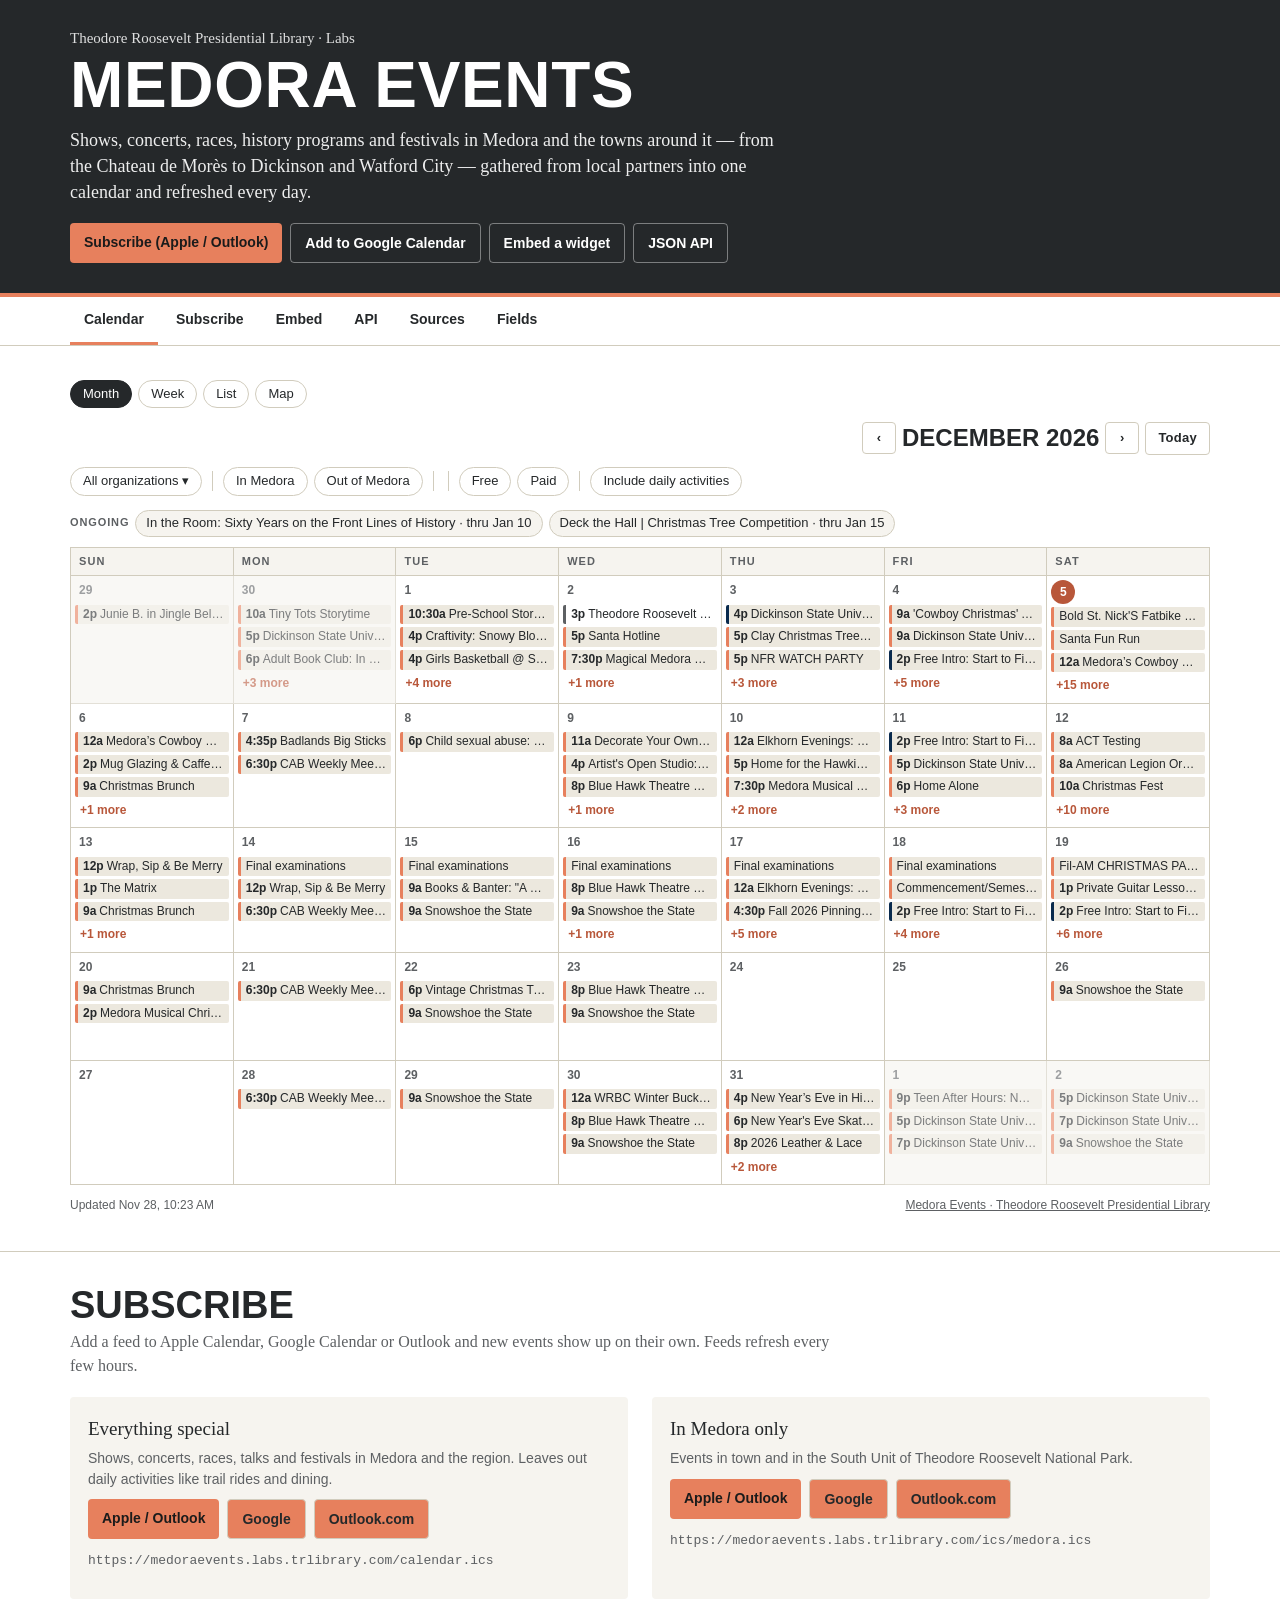
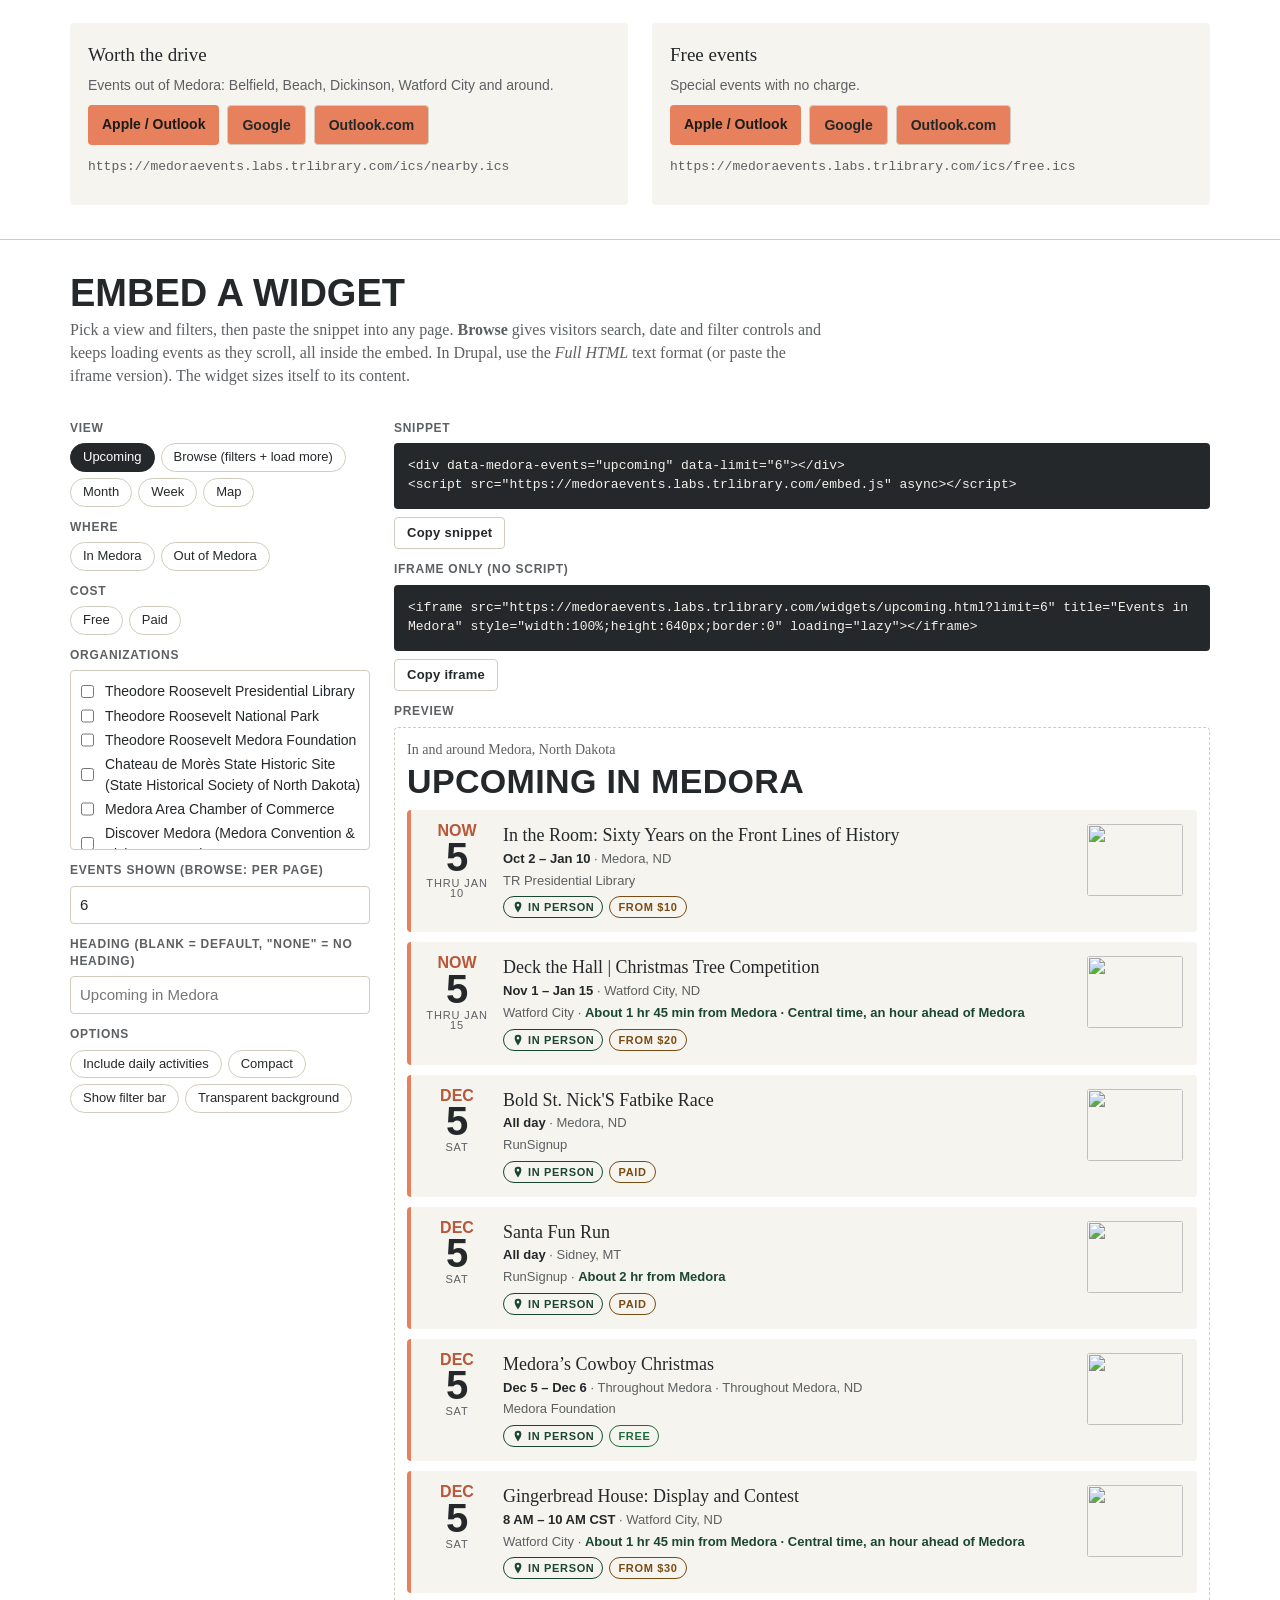
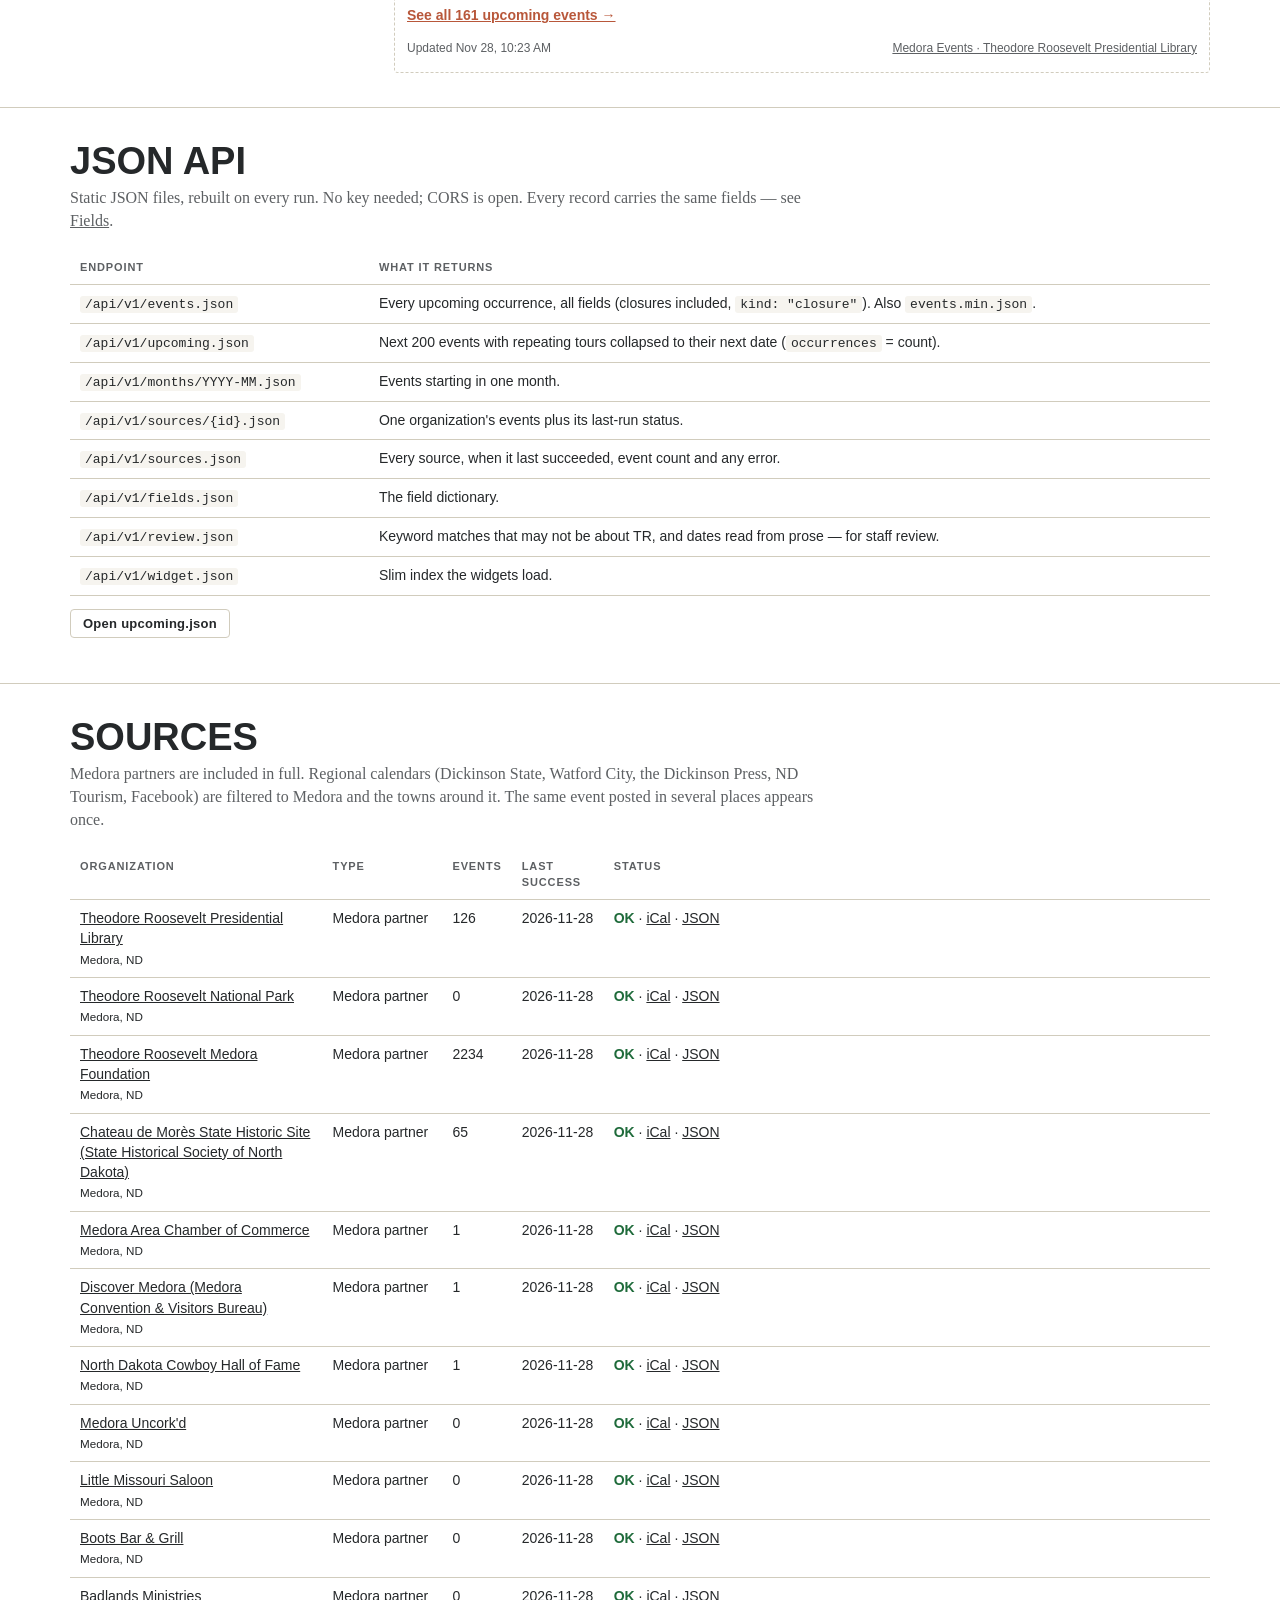
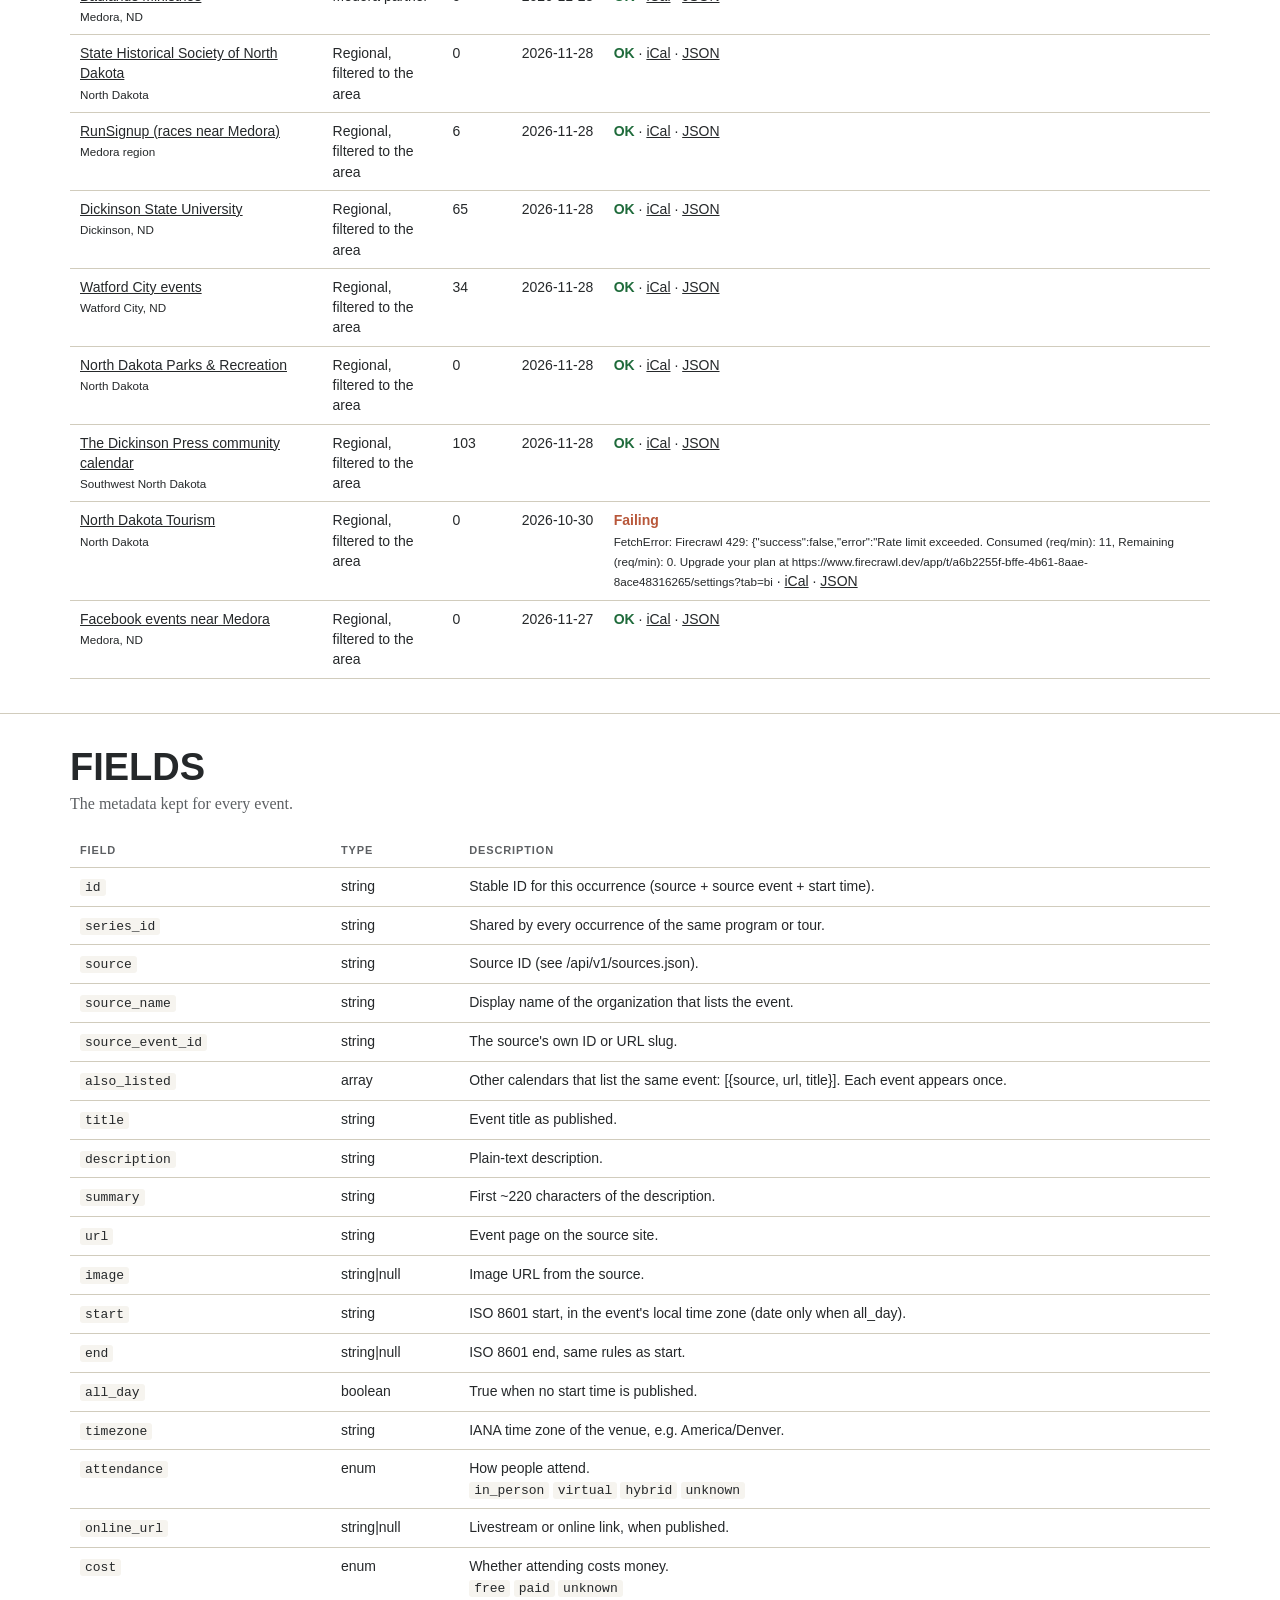
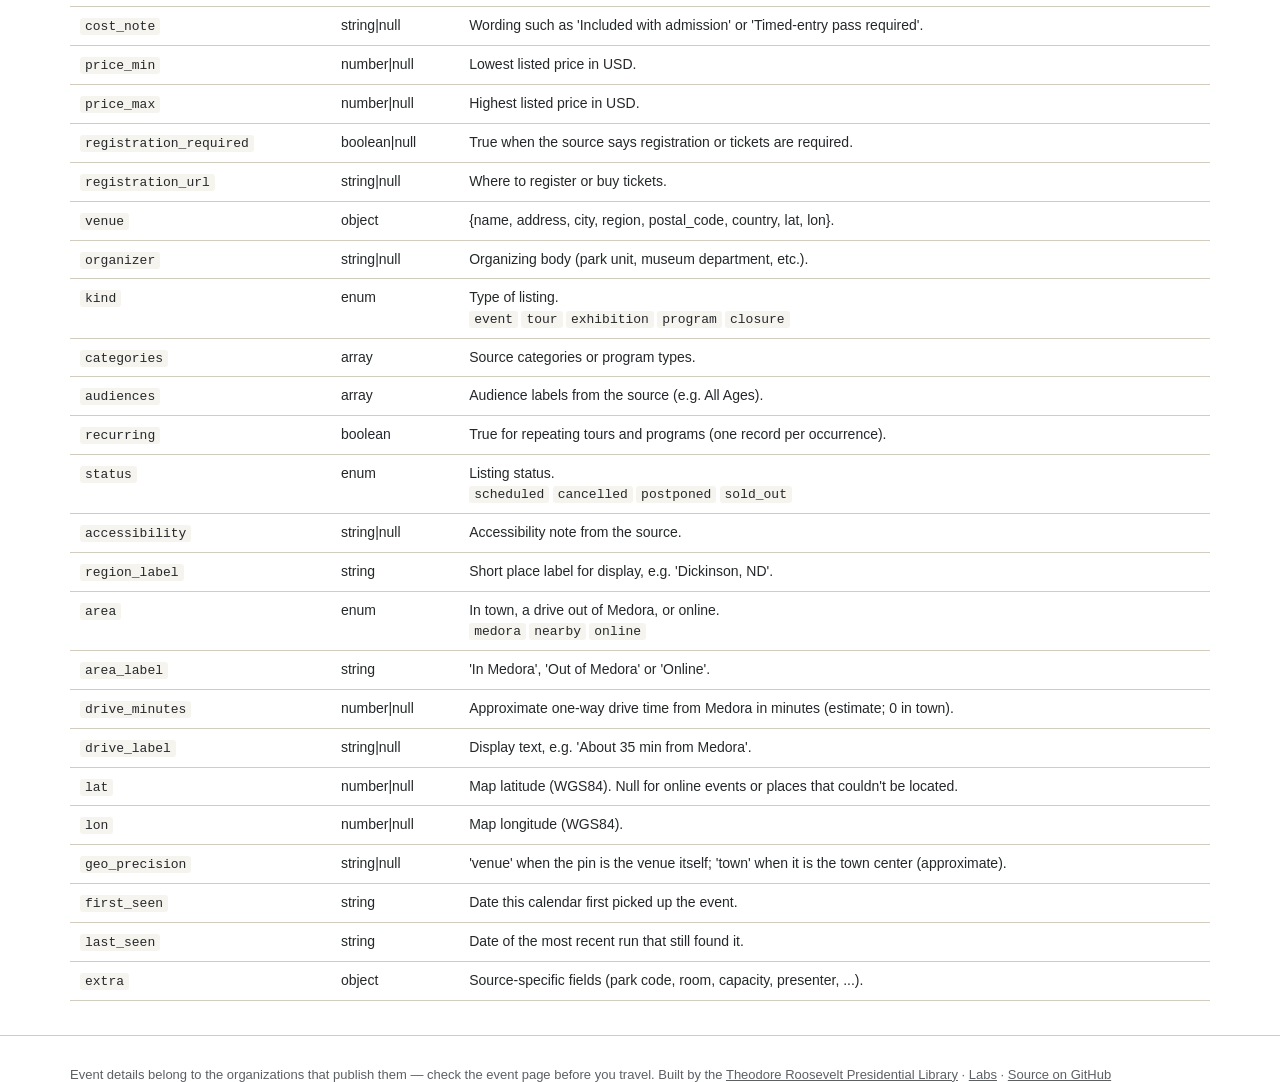
<file: docs/index.html>
<!doctype html>
<html lang="en">
<head>
<meta charset="utf-8">
<meta name="viewport" content="width=device-width, initial-scale=1">
<title>Medora Events</title>
<meta name="description" content="Everything happening in Medora, North Dakota, and the nearby Badlands in one calendar: shows, concerts, races, history programs and festivals, updated daily.">
<meta property="og:title" content="Medora Events — everything happening in and around Medora">
<meta property="og:description" content="Shows, concerts, races, history programs and festivals in Medora and the nearby Badlands.">
<link rel="stylesheet" href="widgets/widget.css">
<style>
  body{background:var(--bg)}
  .wrap{max-width:1180px;margin:0 auto;padding:0 20px}
  header.top{background:#25282a;color:#fff;padding:28px 0 30px;border-bottom:4px solid var(--accent)}
  header.top .k{font-family:var(--serif);font-size:15px;opacity:.85;margin:0 0 6px}
  header.top h1{font-family:var(--display);font-weight:800;text-transform:uppercase;font-size:64px;line-height:.92;margin:0;letter-spacing:.01em}
  header.top p.lead{font-family:var(--serif);font-size:18px;max-width:720px;margin:12px 0 0;opacity:.92}
  .sub{display:flex;flex-wrap:wrap;gap:8px;margin-top:18px}
  .sub a{background:var(--accent);color:#1b1b1b;text-decoration:none;font-weight:700;font-size:14px;border-radius:4px;padding:9px 14px}
  .sub a.alt{background:transparent;color:#fff;border:1px solid rgba(255,255,255,.4)}
  .sub a:hover{background:#fff;color:#1b1b1b}
  nav.tabs{position:sticky;top:0;z-index:30;background:var(--bg);border-bottom:1px solid var(--line)}
  nav.tabs .wrap{display:flex;gap:4px;overflow-x:auto}
  nav.tabs a{padding:12px 14px;font-weight:700;font-size:14px;text-decoration:none;border-bottom:3px solid transparent;white-space:nowrap}
  nav.tabs a:hover,nav.tabs a.on{border-bottom-color:var(--accent)}
  section{padding:34px 0;border-bottom:1px solid var(--line)}
  section h2{font-family:var(--display);font-weight:700;text-transform:uppercase;font-size:38px;line-height:1;margin:0 0 6px}
  section .intro{font-family:var(--serif);font-size:16px;color:var(--muted);max-width:760px;margin:0 0 20px}
  .views{display:flex;gap:6px;margin-bottom:14px}
  iframe.cal{width:100%;border:0;display:block}
  .grid2{display:grid;grid-template-columns:1fr 1fr;gap:24px}
  .card{background:var(--surface);border-radius:4px;padding:18px}
  .card h3{font-family:var(--serif);font-weight:500;font-size:19px;margin:0 0 6px}
  .card p{margin:0 0 10px;font-size:14px;color:var(--muted)}
  code,pre{font-family:ui-monospace,SFMono-Regular,Menlo,Consolas,monospace;font-size:13px}
  pre{background:#25282a;color:#f3f1ea;border-radius:4px;padding:14px;overflow:auto;white-space:pre-wrap;word-break:break-all;margin:0}
  .copy{margin-top:8px}
  table{width:100%;border-collapse:collapse;font-size:14px}
  th,td{text-align:left;padding:8px 10px;border-bottom:1px solid var(--line);vertical-align:top}
  th{font-size:11px;letter-spacing:.08em;text-transform:uppercase;color:var(--muted)}
  td code{background:var(--surface);padding:1px 5px;border-radius:3px}
  .ok{color:var(--chip-free);font-weight:700}.err{color:var(--accent-strong);font-weight:700}
  .builder{display:grid;grid-template-columns:300px 1fr;gap:24px;align-items:start}
  .builder label{display:block;font-size:12px;font-weight:700;letter-spacing:.06em;text-transform:uppercase;color:var(--muted);margin:12px 0 6px}
  .builder .opts{display:flex;flex-wrap:wrap;gap:6px}
  .builder input[type=text],.builder input[type=number]{width:100%;font:inherit;padding:7px 9px;border:1px solid var(--line);border-radius:4px;background:var(--bg);color:var(--text)}
  .seg button{border:1px solid var(--line);background:var(--bg);border-radius:999px;padding:4px 12px;font-size:13px}
  .seg button[aria-pressed=true]{background:var(--text);color:var(--bg);border-color:var(--text)}
  .srcpick{max-height:180px;overflow:auto;border:1px solid var(--line);border-radius:4px;padding:6px}
  .srcpick label{display:flex;gap:8px;text-transform:none;letter-spacing:0;font-weight:400;font-size:14px;color:var(--text);margin:4px 0}
  footer{padding:30px 0 50px;font-size:13px;color:var(--muted)}
  @media (max-width:800px){header.top h1{font-size:46px}.grid2,.builder{grid-template-columns:1fr}}
</style>
</head>
<body>
<header class="top">
  <div class="wrap">
    <p class="k">Theodore Roosevelt Presidential Library · Labs</p>
    <h1>Medora Events</h1>
    <p class="lead">Shows, concerts, races, history programs and festivals in Medora and the towns around it — from the Chateau de Morès to Dickinson and Watford City — gathered from local partners into one calendar and refreshed every day.</p>
    <div class="sub">
      <a href="webcal://medoraevents.labs.trlibrary.com/calendar.ics">Subscribe (Apple / Outlook)</a>
      <a class="alt" href="https://calendar.google.com/calendar/r?cid=webcal%3A%2F%2Fmedoraevents.labs.trlibrary.com%2Fcalendar.ics" target="_blank" rel="noopener">Add to Google Calendar</a>
      <a class="alt" href="#embed">Embed a widget</a>
      <a class="alt" href="#api">JSON API</a>
    </div>
  </div>
</header>
<nav class="tabs" aria-label="Sections"><div class="wrap">
  <a href="#calendar" class="on">Calendar</a><a href="#subscribe">Subscribe</a><a href="#embed">Embed</a><a href="#api">API</a><a href="#sources">Sources</a><a href="#fields">Fields</a>
</div></nav>

<main>
<section id="calendar"><div class="wrap">
  <div class="views seg" role="group" aria-label="View">
    <button data-view="month" aria-pressed="true">Month</button><button data-view="week" aria-pressed="false">Week</button><button data-view="browse" aria-pressed="false">List</button><button data-view="map" aria-pressed="false">Map</button>
  </div>
  <iframe class="cal" id="cal" title="Medora events calendar" src="widgets/month.html?title=none&frame=cal" style="height:820px"></iframe>
</div></section>

<section id="subscribe"><div class="wrap">
  <h2>Subscribe</h2>
  <p class="intro">Add a feed to Apple Calendar, Google Calendar or Outlook and new events show up on their own. Feeds refresh every few hours.</p>
  <div class="grid2" id="feeds"></div>
</div></section>

<section id="embed"><div class="wrap">
  <h2>Embed a widget</h2>
  <p class="intro">Pick a view and filters, then paste the snippet into any page. <strong>Browse</strong> gives visitors search, date and filter controls and keeps loading events as they scroll, all inside the embed. In Drupal, use the <em>Full HTML</em> text format (or paste the iframe version). The widget sizes itself to its content.</p>
  <div class="builder">
    <div>
      <label>View</label>
      <div class="seg opts" id="b-view"><button data-v="upcoming" aria-pressed="true">Upcoming</button><button data-v="browse" aria-pressed="false">Browse (filters + load more)</button><button data-v="month" aria-pressed="false">Month</button><button data-v="week" aria-pressed="false">Week</button><button data-v="map" aria-pressed="false">Map</button></div>
      <label>Where</label>
      <div class="seg opts" id="b-area"><button data-v="medora" aria-pressed="false">In Medora</button><button data-v="nearby" aria-pressed="false">Out of Medora</button></div>
      <label>Cost</label>
      <div class="seg opts" id="b-cost"><button data-v="free" aria-pressed="false">Free</button><button data-v="paid" aria-pressed="false">Paid</button></div>
      <label>Organizations</label>
      <div class="srcpick" id="b-source"></div>
      <label for="b-limit">Events shown (Browse: per page)</label>
      <input type="number" id="b-limit" value="6" min="1" max="50">
      <label for="b-title">Heading (blank = default, "none" = no heading)</label>
      <input type="text" id="b-title" placeholder="Upcoming in Medora">
      <label>Options</label>
      <div class="seg opts" id="b-flags"><button data-v="show_recurring" aria-pressed="false">Include daily activities</button><button data-v="compact" aria-pressed="false">Compact</button><button data-v="filters" aria-pressed="false">Show filter bar</button><button data-v="transparent" aria-pressed="false">Transparent background</button></div>
    </div>
    <div>
      <label>Snippet</label>
      <pre id="b-code"></pre>
      <button class="tre-btn copy" data-copy="b-code">Copy snippet</button>
      <label>Iframe only (no script)</label>
      <pre id="b-iframe"></pre>
      <button class="tre-btn copy" data-copy="b-iframe">Copy iframe</button>
      <label>Preview</label>
      <div id="b-preview" style="border:1px dashed var(--line);border-radius:4px;padding:12px"></div>
    </div>
  </div>
</div></section>

<section id="api"><div class="wrap">
  <h2>JSON API</h2>
  <p class="intro">Static JSON files, rebuilt on every run. No key needed; CORS is open. Every record carries the same fields — see <a href="#fields">Fields</a>.</p>
  <table>
    <thead><tr><th>Endpoint</th><th>What it returns</th></tr></thead>
    <tbody>
      <tr><td><code>/api/v1/events.json</code></td><td>Every upcoming occurrence, all fields (closures included, <code>kind: "closure"</code>). Also <code>events.min.json</code>.</td></tr>
      <tr><td><code>/api/v1/upcoming.json</code></td><td>Next 200 events with repeating tours collapsed to their next date (<code>occurrences</code> = count).</td></tr>
      <tr><td><code>/api/v1/months/YYYY-MM.json</code></td><td>Events starting in one month.</td></tr>
      <tr><td><code>/api/v1/sources/{id}.json</code></td><td>One organization's events plus its last-run status.</td></tr>
      <tr><td><code>/api/v1/sources.json</code></td><td>Every source, when it last succeeded, event count and any error.</td></tr>
      <tr><td><code>/api/v1/fields.json</code></td><td>The field dictionary.</td></tr>
      <tr><td><code>/api/v1/review.json</code></td><td>Keyword matches that may not be about TR, and dates read from prose — for staff review.</td></tr>
      <tr><td><code>/api/v1/widget.json</code></td><td>Slim index the widgets load.</td></tr>
    </tbody>
  </table>
  <p style="margin-top:16px"><a class="tre-btn" href="api/v1/upcoming.json" style="text-decoration:none">Open upcoming.json</a></p>
</div></section>

<section id="sources"><div class="wrap">
  <h2>Sources</h2>
  <p class="intro">Medora partners are included in full. Regional calendars (Dickinson State, Watford City, the Dickinson Press, ND Tourism, Facebook) are filtered to Medora and the towns around it. The same event posted in several places appears once.</p>
  <table><thead><tr><th>Organization</th><th>Type</th><th>Events</th><th>Last success</th><th>Status</th></tr></thead><tbody id="src-rows"><tr><td colspan="5">Loading…</td></tr></tbody></table>
</div></section>

<section id="fields"><div class="wrap">
  <h2>Fields</h2>
  <p class="intro">The metadata kept for every event.</p>
  <table><thead><tr><th>Field</th><th>Type</th><th>Description</th></tr></thead><tbody id="field-rows"></tbody></table>
</div></section>
</main>
<footer><div class="wrap">Event details belong to the organizations that publish them — check the event page before you travel. Built by the <a href="https://www.trlibrary.com">Theodore Roosevelt Presidential Library</a> · <a href="https://labs.trlibrary.com">Labs</a> · <a href="https://github.com/Theodore-Roosevelt-Presidential-Library/MedoraEvents">Source on GitHub</a></div></footer>

<script src="embed.js"></script>
<script>
(function () {
  var SITE = "https://medoraevents.labs.trlibrary.com/";
  var cal = document.getElementById("cal");
  window.addEventListener("message", function (ev) { if (ev.data && ev.data.type === "medevents:height" && ev.data.frame === "cal") cal.style.height = Math.max(300, ev.data.height) + "px"; });
  document.querySelectorAll(".views button").forEach(function (b) {
    b.onclick = function () {
      document.querySelectorAll(".views button").forEach(function (x) { x.setAttribute("aria-pressed", x === b); });
      cal.src = "widgets/" + b.dataset.view + ".html?title=none&frame=cal" + (b.dataset.view === "browse" ? "&limit=15" : "");
    };
  });
  var tabs = document.querySelectorAll("nav.tabs a");
  var io = new IntersectionObserver(function (es) { es.forEach(function (e) { if (e.isIntersecting) tabs.forEach(function (t) { t.classList.toggle("on", t.getAttribute("href") === "#" + e.target.id); }); }); }, { rootMargin: "-40% 0px -55% 0px" });
  document.querySelectorAll("main section").forEach(function (s) { io.observe(s); });

  function feedCard(title, desc, path) {
    var https = SITE + path, webcal = https.replace(/^https:/, "webcal:");
    return '<div class="card"><h3>' + title + "</h3><p>" + desc + '</p><div class="sub" style="margin-top:8px">' +
      '<a href="' + webcal + '">Apple / Outlook</a>' +
      '<a class="tre-secondary" style="color:var(--text)" href="https://calendar.google.com/calendar/r?cid=' + encodeURIComponent(webcal) + '" target="_blank" rel="noopener">Google</a>' +
      '<a class="tre-secondary" style="color:var(--text)" href="https://outlook.live.com/calendar/0/addfromweb?url=' + encodeURIComponent(https) + "&name=" + encodeURIComponent(title) + '" target="_blank" rel="noopener">Outlook.com</a></div>' +
      '<p style="margin-top:10px"><code>' + https + "</code></p></div>";
  }
  var feeds = [
    ["Everything special", "Shows, concerts, races, talks and festivals in Medora and the region. Leaves out daily activities like trail rides and dining.", "calendar.ics"],
    ["In Medora only", "Events in town and in the South Unit of Theodore Roosevelt National Park.", "ics/medora.ics"],
    ["Worth the drive", "Events out of Medora: Belfield, Beach, Dickinson, Watford City and around.", "ics/nearby.ics"],
    ["Free events", "Special events with no charge.", "ics/free.ics"]
  ];
  document.getElementById("feeds").innerHTML = feeds.map(function (f) { return feedCard(f[0], f[1], f[2]); }).join("");

  fetch("api/v1/sources.json", { cache: "no-cache" }).then(function (r) { return r.json(); }).then(function (d) {
    document.getElementById("src-rows").innerHTML = d.sources.map(function (s) {
      return '<tr><td><a href="' + s.url + '" target="_blank" rel="noopener">' + s.name + "</a><br><small>" + (s.region || "") + "</small></td><td>" + (s.type === "partner" ? "Medora partner" : "Regional, filtered to the area") +
        "</td><td>" + s.count + "</td><td>" + (s.last_success || "—") + "</td><td>" + (s.ok ? '<span class="ok">OK</span>' : '<span class="err">Failing</span><br><small>' + (s.error || "") + (s.using_cached_from ? " · showing data from " + s.using_cached_from : "") + "</small>") +
        ' · <a href="ics/' + s.id + '.ics">iCal</a> · <a href="api/v1/sources/' + s.id + '.json">JSON</a></td></tr>';
    }).join("");
    var pick = document.getElementById("b-source");
    pick.innerHTML = d.sources.map(function (s) { return '<label><input type="checkbox" value="' + s.id + '"> ' + s.name + "</label>"; }).join("");
    pick.onchange = build;
  });
  fetch("api/v1/fields.json", { cache: "no-cache" }).then(function (r) { return r.json(); }).then(function (d) {
    document.getElementById("field-rows").innerHTML = d.fields.map(function (f) {
      return "<tr><td><code>" + f.name + "</code></td><td>" + f.type + "</td><td>" + f.description + (f.values ? "<br><small>" + f.values.map(function (v) { return "<code>" + v + "</code>"; }).join(" ") + "</small>" : "") + "</td></tr>";
    }).join("");
  });

  // embed builder
  function pressed(id) { return Array.prototype.filter.call(document.querySelectorAll("#" + id + " button"), function (b) { return b.getAttribute("aria-pressed") === "true"; }).map(function (b) { return b.dataset.v; }); }
  document.querySelectorAll(".builder .seg").forEach(function (g) {
    g.addEventListener("click", function (ev) {
      var b = ev.target.closest("button"); if (!b) return;
      if (g.id === "b-view") g.querySelectorAll("button").forEach(function (x) { x.setAttribute("aria-pressed", x === b); });
      else b.setAttribute("aria-pressed", b.getAttribute("aria-pressed") !== "true");
      build();
    });
  });
  ["b-limit", "b-title"].forEach(function (id) { document.getElementById(id).oninput = build; });
  var timer;
  function build() {
    var view = pressed("b-view")[0] || "upcoming", flags = pressed("b-flags");
    var attrs = [["data-medora-events", view]];
    var a = pressed("b-area"), c = pressed("b-cost");
    var s = Array.prototype.filter.call(document.querySelectorAll("#b-source input"), function (i) { return i.checked; }).map(function (i) { return i.value; });
    if (s.length) attrs.push(["data-source", s.join(",")]);
    if (view === "map") { if (a.length === 1) attrs.push(["data-scope", a[0] === "nearby" ? "region" : "medora"]); }
    else if (a.length) attrs.push(["data-area", a.join(",")]);
    if (c.length) attrs.push(["data-cost", c.join(",")]);
    if (view === "upcoming" || view === "browse") attrs.push(["data-limit", document.getElementById("b-limit").value || (view === "browse" ? "10" : "6")]);
    var t = document.getElementById("b-title").value.trim(); if (t) attrs.push(["data-title", t]);
    if (flags.indexOf("show_recurring") >= 0) attrs.push(["data-recurring", view === "upcoming" ? "collapse" : "show"]);
    if (flags.indexOf("compact") >= 0) attrs.push(["data-compact", "1"]);
    if (flags.indexOf("filters") >= 0) attrs.push(["data-filters", "1"]);
    if (flags.indexOf("transparent") >= 0) attrs.push(["data-bg", "transparent"]);
    var div = "<div " + attrs.map(function (x) { return x[0] + '="' + x[1].replace(/"/g, "&quot;") + '"'; }).join(" ") + "></div>";
    document.getElementById("b-code").textContent = div + '\n<script src="' + SITE + 'embed.js" async><\/script>';
    var q = attrs.slice(1).map(function (x) { return x[0].slice(5) + "=" + encodeURIComponent(x[1]); }).join("&");
    document.getElementById("b-iframe").textContent = '<iframe src="' + SITE + "widgets/" + view + ".html" + (q ? "?" + q : "") + '" title="Events in Medora" style="width:100%;height:' + (view === "upcoming" ? 640 : view === "browse" ? 1100 : view === "map" ? 860 : 820) + 'px;border:0" loading="lazy"></iframe>';
    clearTimeout(timer);
    timer = setTimeout(function () {
      var p = document.getElementById("b-preview"); p.innerHTML = div;
      var d = p.firstChild; var e = document.createElement("script"); e.src = "embed.js"; p.appendChild(e);
    }, 250);
  }
  document.querySelectorAll("[data-copy]").forEach(function (b) {
    b.onclick = function () {
      var txt = document.getElementById(b.dataset.copy).textContent;
      (navigator.clipboard ? navigator.clipboard.writeText(txt) : Promise.reject()).then(function () { b.textContent = "Copied"; setTimeout(function () { b.textContent = b.dataset.copy === "b-code" ? "Copy snippet" : "Copy iframe"; }, 1500); });
    };
  });
  build();
})();
</script>
</body>
</html>
</file>
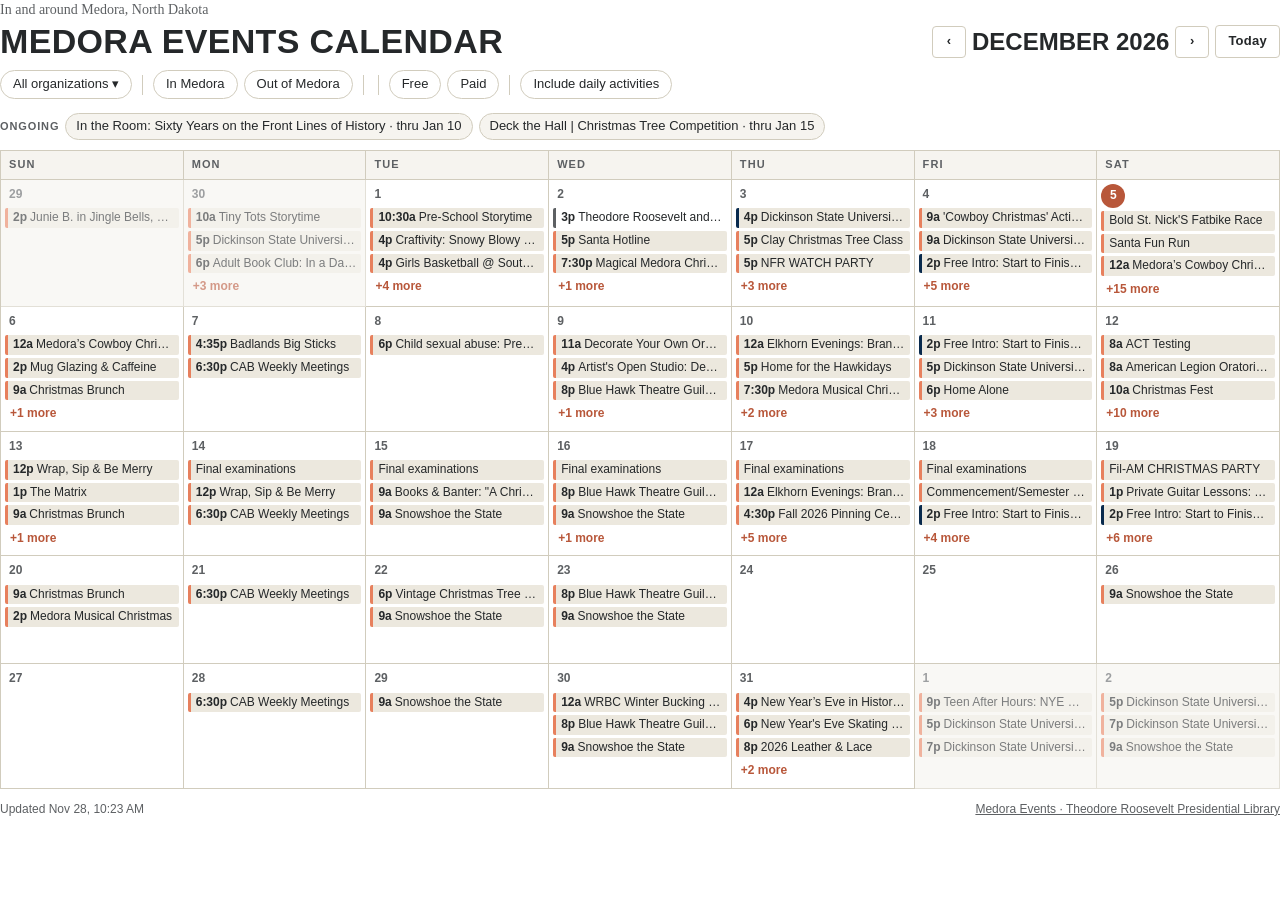
<file: docs/widgets/month.html>
<!doctype html>
<html lang="en">
<head>
<meta charset="utf-8">
<meta name="viewport" content="width=device-width, initial-scale=1">
<title>Medora Events — Month widget</title>
<meta name="robots" content="noindex">
<link rel="stylesheet" href="widget.css">
</head>
<body>
<div id="tre-app" class="tre" data-view="month"></div>
<script src="widget.js"></script>
</body>
</html>
</file>
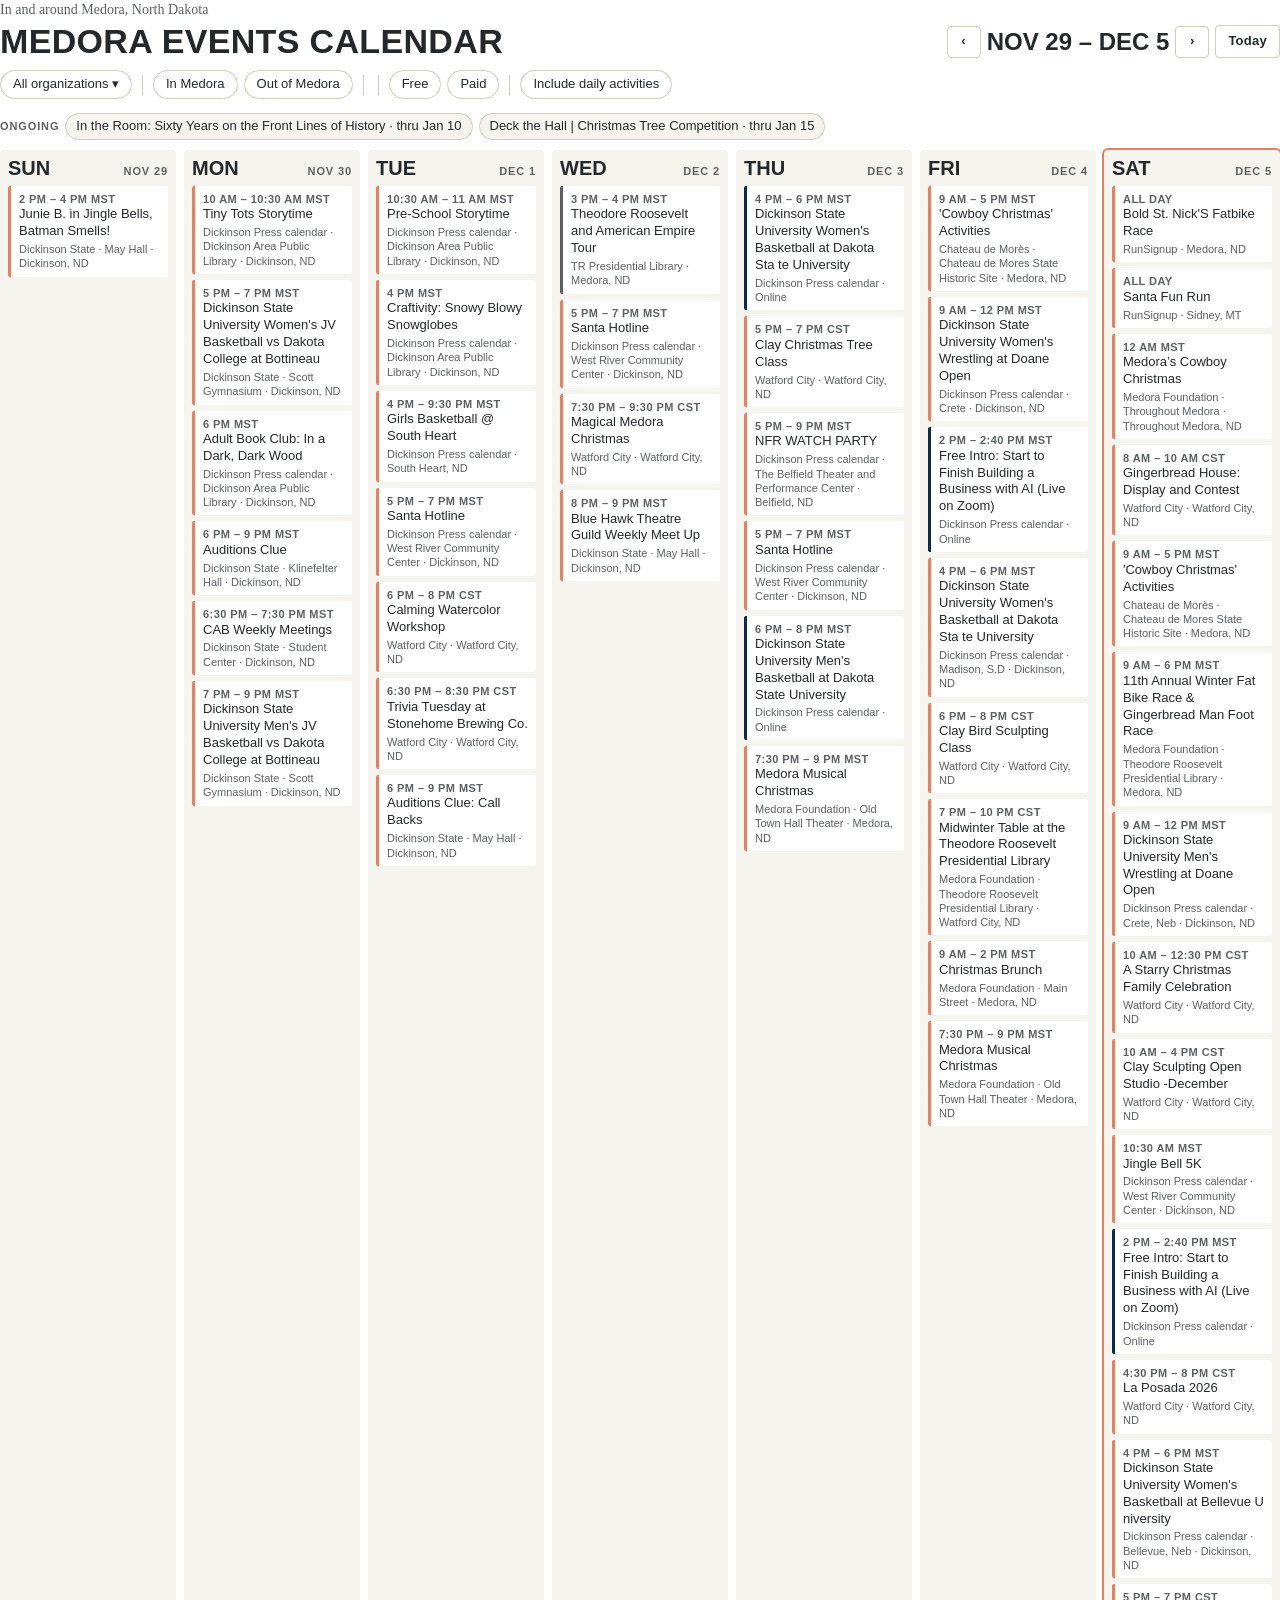
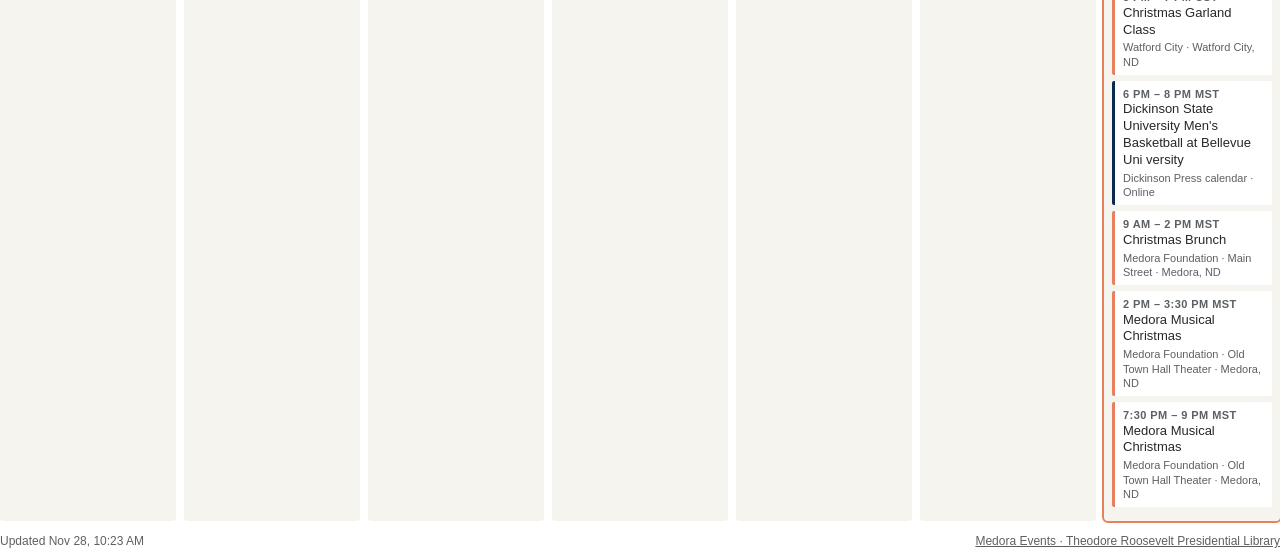
<file: docs/widgets/week.html>
<!doctype html>
<html lang="en">
<head>
<meta charset="utf-8">
<meta name="viewport" content="width=device-width, initial-scale=1">
<title>Medora Events — Week widget</title>
<meta name="robots" content="noindex">
<link rel="stylesheet" href="widget.css">
</head>
<body>
<div id="tre-app" class="tre" data-view="week"></div>
<script src="widget.js"></script>
</body>
</html>
</file>
<file: docs/widgets/widget.css>
/* TR Events widgets — brand fonts are served (CORS-open) from trlibrary.com */
@font-face{font-family:Clearface;src:url(https://www.trlibrary.com/themes/custom/trpl/css/clearfacestd-regular.woff2) format("woff2");font-weight:400;font-display:swap}
@font-face{font-family:Clearface;src:url(https://www.trlibrary.com/themes/custom/trpl/css/clearfacestd-bold.woff2) format("woff2");font-weight:500 700;font-display:swap}
@font-face{font-family:"Dharma Gothic E";src:url(https://www.trlibrary.com/themes/custom/trpl/css/dharma_type-dharmagothice-bold.woff2) format("woff2");font-weight:700;font-display:swap}
@font-face{font-family:"Dharma Gothic E";src:url(https://www.trlibrary.com/themes/custom/trpl/css/dharma_type-dharmagothice-exbold.woff2) format("woff2");font-weight:800;font-display:swap}
@font-face{font-family:Frutiger;src:url(https://www.trlibrary.com/themes/custom/trpl/css/frutigerltstd-regular.woff2) format("woff2");font-weight:400;font-display:swap}
@font-face{font-family:Frutiger;src:url(https://www.trlibrary.com/themes/custom/trpl/css/frutigerltstd-bold.woff2) format("woff2");font-weight:700;font-display:swap}
@font-face{font-family:"Clearface Fallback";src:local(Georgia);size-adjust:93.1%;ascent-override:101.28%;descent-override:28.95%}
@font-face{font-family:"Dharma Gothic E Fallback";src:local(Arial);size-adjust:60.46%;ascent-override:141.09%;descent-override:37.31%}
@font-face{font-family:"Frutiger Fallback";src:local(Arial);size-adjust:105.7%;ascent-override:88.47%;descent-override:25.5%}

:root{
  --bg:#ffffff; --surface:#f6f4ef; --surface-2:#ece8de; --line:#d1ccbd; --text:#25282a; --muted:#5d6063;
  --accent:#e7805d; --accent-strong:#b8573a; --forest:#1b4633; --sky:#092a4d;
  --chip-in:#1b4633; --chip-virtual:#092a4d; --chip-hybrid:#6b3fa0; --chip-free:#1f6b3b; --chip-paid:#7a4b12;
  --radius:4px; --shadow:0 1px 2px rgba(0,0,0,.06),0 4px 16px rgba(0,0,0,.06); --scrim:rgba(255,255,255,.78); --dialog-shadow:0 2px 6px rgba(0,0,0,.08),0 18px 48px rgba(37,40,42,.22);
  --display:"Dharma Gothic E","Dharma Gothic E Fallback",Impact,"Arial Narrow",sans-serif;
  --serif:Clearface,"Clearface Fallback",Georgia,serif;
  --sans:Frutiger,"Frutiger Fallback",-apple-system,"Segoe UI",Roboto,Arial,sans-serif;
  color-scheme:light;
}
@media (prefers-color-scheme:dark){:root:not([data-theme="light"]){
  --bg:#17191a; --surface:#202325; --surface-2:#2a2e31; --line:#3a3f42; --text:#ecebe6; --muted:#a7a9a6;
  --accent:#f0916f; --accent-strong:#f6a98c; --chip-in:#8fc895; --chip-virtual:#99adc5; --chip-hybrid:#c4a6ea; --chip-free:#8fc895; --chip-paid:#f9d635;
  --shadow:0 1px 2px rgba(0,0,0,.3),0 4px 16px rgba(0,0,0,.3); --scrim:rgba(23,25,26,.72); --dialog-shadow:0 18px 48px rgba(0,0,0,.5); color-scheme:dark}}
:root[data-theme="dark"]{
  --bg:#17191a; --surface:#202325; --surface-2:#2a2e31; --line:#3a3f42; --text:#ecebe6; --muted:#a7a9a6;
  --accent:#f0916f; --accent-strong:#f6a98c; --chip-in:#8fc895; --chip-virtual:#99adc5; --chip-hybrid:#c4a6ea; --chip-free:#8fc895; --chip-paid:#f9d635;
  --shadow:0 1px 2px rgba(0,0,0,.3),0 4px 16px rgba(0,0,0,.3); --scrim:rgba(23,25,26,.72); --dialog-shadow:0 18px 48px rgba(0,0,0,.5); color-scheme:dark}
:root[data-bg="transparent"] body{background:transparent}
:root[data-bg="transparent"] .tre-modal{background:var(--scrim)}

*{box-sizing:border-box}
html,body{margin:0}
body{background:var(--bg);color:var(--text);font-family:var(--sans);font-size:15px;line-height:1.45;-webkit-font-smoothing:antialiased}
button{font:inherit;color:inherit;cursor:pointer}
a{color:inherit}
.tre{padding:0}
.tre-head{display:flex;align-items:flex-end;justify-content:space-between;gap:12px;flex-wrap:wrap;margin:0 0 12px}
.tre-title{font-family:var(--display);font-weight:700;text-transform:uppercase;font-size:34px;line-height:1;letter-spacing:.01em;margin:0}
.tre-kicker{font-family:var(--serif);font-size:14px;color:var(--muted);margin:0 0 4px}
.tre-nav{display:flex;align-items:center;gap:6px}
.tre-btn{border:1px solid var(--line);background:var(--bg);border-radius:var(--radius);padding:6px 12px;font-size:13px;font-weight:700;letter-spacing:.02em}
.tre-btn:hover{border-color:var(--accent)}
.tre-btn:focus-visible,.tre-chip:focus-visible,.tre-ev:focus-visible{outline:2px solid var(--accent);outline-offset:2px}
.tre-icon{width:34px;height:32px;padding:0;display:inline-grid;place-items:center}
.tre-range{font-family:var(--display);font-weight:700;text-transform:uppercase;font-size:24px;line-height:1;min-width:8ch;text-align:center}

/* filters */
.tre-filters{display:flex;flex-wrap:wrap;gap:6px;margin:0 0 14px;align-items:center}
.tre-chip{border:1px solid var(--line);background:var(--bg);border-radius:999px;padding:4px 12px;font-size:13px}
.tre-chip[aria-pressed="true"]{background:var(--text);color:var(--bg);border-color:var(--text)}
.tre-sep{width:1px;height:20px;background:var(--line);margin:0 4px}
.tre-pop{position:relative}
.tre-pop-panel{position:absolute;z-index:20;top:calc(100% + 6px);left:0;min-width:260px;max-height:320px;overflow:auto;background:var(--bg);border:1px solid var(--line);border-radius:var(--radius);box-shadow:var(--shadow);padding:6px}
.tre-pop-panel label{display:flex;gap:8px;align-items:center;padding:6px 8px;border-radius:3px;font-size:14px;cursor:pointer}
.tre-pop-panel label:hover{background:var(--surface)}
.tre-pop-panel input{accent-color:var(--accent)}

/* browse */
.tre-filters-top{margin-bottom:8px}
.tre-search{flex:1 1 260px;min-width:200px}
.tre-search input{width:100%;font:inherit;font-size:14px;padding:6px 12px;border:1px solid var(--line);border-radius:999px;background:var(--bg);color:var(--text)}
.tre-search input:focus{outline:2px solid var(--accent);outline-offset:1px}
.tre-vh{position:absolute;width:1px;height:1px;overflow:hidden;clip:rect(0 0 0 0);white-space:nowrap}
.tre-clear{border:0;background:none;color:var(--accent-strong);font-weight:700;font-size:13px;text-decoration:underline;padding:4px 6px}
.tre-drive{color:var(--forest);font-weight:700}
:root[data-theme="dark"] .tre-drive{color:var(--chip-in)}
.tre-count{font-size:13px;color:var(--muted);margin:0 0 10px}
.tre-month-h h4{font-family:var(--display);font-weight:700;text-transform:uppercase;font-size:22px;line-height:1;margin:14px 0 2px}
.tre-month-h:first-child h4{margin-top:0}
.tre-loadmore{text-align:center;margin-top:14px}
.tre-loadmore .tre-btn{padding:9px 18px;font-size:14px}
.tre-loadmore span{font-weight:400;color:var(--muted)}

/* badges */
.tre-badges{display:flex;flex-wrap:wrap;gap:6px;margin-top:6px}
.tre-badge{display:inline-flex;align-items:center;gap:4px;font-size:11px;font-weight:700;letter-spacing:.06em;text-transform:uppercase;border:1px solid currentColor;border-radius:999px;padding:1px 8px;line-height:18px}
.tre-badge svg{width:12px;height:12px}
.b-in_person{color:var(--chip-in)} .b-virtual{color:var(--chip-virtual)} .b-hybrid{color:var(--chip-hybrid)}
.b-free{color:var(--chip-free)} .b-paid{color:var(--chip-paid)} .b-status{color:var(--accent-strong)}
.b-muted{color:var(--muted)}

/* upcoming list */
.tre-list{list-style:none;margin:0;padding:0;display:grid;gap:10px}
.tre-card{display:grid;grid-template-columns:64px 1fr;gap:14px;align-items:start;padding:14px;background:var(--surface);border-radius:var(--radius);border-left:4px solid var(--accent);cursor:pointer;text-align:left;width:100%;border-top:0;border-right:0;border-bottom:0}
.tre-card:hover{background:var(--surface-2)}
.tre-card.has-img{grid-template-columns:64px 1fr 96px}
.tre-date{text-align:center;font-family:var(--display);text-transform:uppercase;line-height:.9}
.tre-date .m,.tre-date .d{display:block}
.tre-date .m{font-size:16px;font-weight:700;color:var(--accent-strong)}
.tre-date .d{font-size:40px;font-weight:800}
.tre-date .w{font-family:var(--sans);font-size:11px;letter-spacing:.08em;color:var(--muted);display:block;margin-top:4px}
.tre-card h3{font-family:var(--serif);font-weight:500;font-size:18px;line-height:1.25;margin:0}
.tre-meta{font-size:13px;color:var(--muted);margin-top:3px}
.tre-meta strong{color:var(--text);font-weight:700}
.tre-card img{width:96px;height:72px;object-fit:cover;border-radius:3px}
.tre-compact .tre-card{grid-template-columns:52px 1fr;padding:10px 12px}
.tre-compact .tre-date .d{font-size:30px}
.tre-compact .tre-card img{display:none}
.tre-more{margin-top:12px;font-size:14px}
.tre-more a{font-weight:700;color:var(--accent-strong)}
.tre-empty{padding:28px;text-align:center;color:var(--muted);background:var(--surface);border-radius:var(--radius);font-family:var(--serif)}

/* month grid */
.tre-month{display:grid;grid-template-columns:repeat(7,minmax(0,1fr));border-top:1px solid var(--line);border-left:1px solid var(--line)}
.tre-dow{font-size:11px;font-weight:700;letter-spacing:.1em;text-transform:uppercase;color:var(--muted);padding:6px 8px;border-right:1px solid var(--line);border-bottom:1px solid var(--line);background:var(--surface)}
.tre-day{min-height:108px;border-right:1px solid var(--line);border-bottom:1px solid var(--line);padding:4px 4px 6px;display:flex;flex-direction:column;gap:3px;min-width:0}
.tre-day.out{background:var(--surface);opacity:.6}
.tre-day .n{font-size:12px;font-weight:700;color:var(--muted);padding:2px 4px}
.tre-day.today .n{color:var(--bg);background:var(--accent-strong);border-radius:999px;width:24px;height:24px;display:grid;place-items:center;padding:0}
.tre-ev{display:block;width:100%;text-align:left;border:0;background:var(--surface-2);border-left:3px solid var(--accent);border-radius:2px;padding:2px 5px;font-size:12px;line-height:1.3;white-space:nowrap;overflow:hidden;text-overflow:ellipsis}
.tre-ev:hover{background:var(--line)}
.tre-ev .t{font-weight:700;margin-right:3px}
.tre-ev.k-tour,.tre-ev.k-program{border-left-color:var(--muted);background:transparent}
.tre-ev.a-virtual{border-left-color:var(--chip-virtual)} .tre-ev.a-hybrid{border-left-color:var(--chip-hybrid)}
.tre-day .more{font-size:12px;font-weight:700;color:var(--accent-strong);background:none;border:0;text-align:left;padding:2px 5px}
.tre-ongoing{display:flex;flex-wrap:wrap;gap:6px;align-items:center;margin:0 0 10px;font-size:13px}
.tre-ongoing span{font-size:11px;font-weight:700;letter-spacing:.08em;text-transform:uppercase;color:var(--muted)}
.tre-ongoing button{border:1px solid var(--line);background:var(--surface);border-radius:999px;padding:3px 10px;font-size:13px}

/* week */
.tre-week{display:grid;grid-template-columns:repeat(7,minmax(0,1fr));gap:8px}
.tre-wday{background:var(--surface);border-radius:var(--radius);padding:8px;min-height:160px;min-width:0}
.tre-wday h4{margin:0 0 8px;font-family:var(--display);font-weight:700;text-transform:uppercase;font-size:20px;line-height:1;display:flex;justify-content:space-between;align-items:baseline}
.tre-wday h4 small{font-family:var(--sans);font-size:11px;letter-spacing:.08em;color:var(--muted)}
.tre-wday.today{outline:2px solid var(--accent)}
.tre-wev{display:block;width:100%;text-align:left;background:var(--bg);border:0;border-left:3px solid var(--accent);border-radius:2px;padding:6px 8px;margin-bottom:6px;font-size:13px;line-height:1.3}
.tre-wev:hover{background:var(--surface-2)}
.tre-wev .t{display:block;font-size:11px;font-weight:700;letter-spacing:.04em;color:var(--muted);text-transform:uppercase}
.tre-wev .s{display:block;font-size:11px;color:var(--muted);margin-top:2px}
.tre-wev.k-tour,.tre-wev.k-program{border-left-color:var(--muted)}
.tre-wev.a-virtual{border-left-color:var(--chip-virtual)} .tre-wev.a-hybrid{border-left-color:var(--chip-hybrid)}
.tre-wday .none{font-size:12px;color:var(--muted)}

/* agenda (narrow month/week) */
.tre-agenda h4{font-family:var(--display);text-transform:uppercase;font-weight:700;font-size:20px;margin:16px 0 6px;line-height:1}
.tre-agenda h4:first-child{margin-top:0}

/* modal */
.tre-modal{position:fixed;inset:0;z-index:50;background:var(--scrim);-webkit-backdrop-filter:blur(2px);backdrop-filter:blur(2px);display:flex;align-items:flex-start;justify-content:center;padding:24px 16px;overflow:auto}
.tre-modal.in-frame{position:absolute;bottom:auto;min-height:100%}
.tre-dialog{background:var(--bg);color:var(--text);max-width:620px;width:100%;border-radius:var(--radius);box-shadow:var(--dialog-shadow);border:1px solid var(--line);overflow:hidden}
.tre-dialog img.hero{width:100%;max-height:240px;object-fit:cover;display:block}
.tre-dialog .body{padding:18px 20px 20px}
.tre-dialog h2{font-family:var(--serif);font-weight:500;font-size:24px;line-height:1.2;margin:4px 0 6px}
.tre-dialog .src{font-family:var(--serif);font-size:14px;color:var(--muted)}
.tre-dialog dl{display:grid;grid-template-columns:96px 1fr;gap:6px 12px;margin:14px 0;font-size:14px}
.tre-dialog dt{font-size:11px;font-weight:700;letter-spacing:.08em;text-transform:uppercase;color:var(--muted);padding-top:2px}
.tre-dialog dd{margin:0}
.tre-dialog .desc{font-family:var(--serif);font-size:15px;line-height:1.55;white-space:pre-line;max-height:260px;overflow:auto;border-top:1px solid var(--line);padding-top:12px}
.tre-actions{display:flex;flex-wrap:wrap;gap:8px;margin-top:16px}
.tre-primary{background:var(--accent);border:1px solid var(--accent);color:#1b1b1b;text-decoration:none;font-weight:700;border-radius:var(--radius);padding:8px 14px;font-size:14px}
.tre-primary:hover{background:var(--accent-strong);border-color:var(--accent-strong);color:#fff}
.tre-secondary{border:1px solid var(--line);background:var(--bg);text-decoration:none;font-weight:700;border-radius:var(--radius);padding:8px 14px;font-size:14px}
.tre-close{float:right;border:0;background:none;font-size:26px;line-height:1;padding:0 4px;color:var(--muted)}
.tre-dates{columns:2;font-size:13px;margin:8px 0 0;padding-left:18px}
.tre-foot{margin-top:12px;font-size:12px;color:var(--muted);display:flex;justify-content:space-between;gap:8px;flex-wrap:wrap}
.tre-foot a{color:var(--muted)}
.tre-loading{padding:40px;text-align:center;color:var(--muted)}

@media (max-width:640px){
  .tre-title{font-size:28px}
  .tre-card.has-img{grid-template-columns:56px 1fr}
  .tre-card img{display:none}
  .tre-dialog dl{grid-template-columns:1fr}
  .tre-dates{columns:1}
}
@media (prefers-reduced-motion:no-preference){.tre-card,.tre-ev,.tre-wev{transition:background-color .15s}}

/* map view */
.tre-seg{display:inline-flex}
.tre-seg .tre-btn{border-radius:0}
.tre-seg .tre-btn:first-child{border-radius:var(--radius) 0 0 var(--radius)}
.tre-seg .tre-btn:last-child{border-radius:0 var(--radius) var(--radius) 0;margin-left:-1px}
.tre-seg .tre-btn[aria-pressed="true"]{background:var(--text);color:var(--bg);border-color:var(--text)}
.tre-mapwrap{display:grid;grid-template-columns:minmax(0,1.7fr) minmax(260px,1fr);gap:12px;height:560px}
.tre-map{height:100%;border:1px solid var(--line);border-radius:var(--radius);background:var(--surface);z-index:0}
.tre-maplist{overflow-y:auto;padding-right:4px}
.tre-maplist .tre-count{margin:0 0 8px}
.tre-mapnote{color:var(--muted);font-size:13px;margin:10px 0 0}
.tre-pin{display:flex;align-items:center;justify-content:center;border-radius:50%;background:var(--accent-strong);color:#fff;font:700 13px/1 var(--sans);
  border:2px solid #fff;box-shadow:0 1px 4px rgba(0,0,0,.35);transition:transform .15s}
.tre-pin.approx{background:var(--bg);color:var(--accent-strong);border:2px dashed var(--accent-strong)}
.tre-pin.on{background:var(--forest);transform:scale(1.15)}
.tre-pin.approx.on{background:var(--bg);color:var(--forest);border-color:var(--forest)}
.tre-place{background:var(--surface);border-left:3px solid var(--accent);border-radius:var(--radius);padding:10px 12px;margin:0 0 8px}
.tre-place.on{border-left-color:var(--forest);background:var(--surface-2)}
.tre-place-h{display:flex;justify-content:space-between;align-items:baseline;gap:8px;width:100%;background:none;border:0;padding:0;text-align:left}
.tre-place-h span{font-family:var(--serif);font-size:18px;line-height:1.2}
.tre-place-h em{font-style:normal;font-size:12px;color:var(--muted);white-space:nowrap}
.tre-place-s{margin:2px 0 6px;font-size:13px;color:var(--forest)}
.tre-place-ev{display:grid;grid-template-columns:52px 1fr;gap:8px;width:100%;background:none;border:0;border-top:1px solid var(--line);padding:6px 0;text-align:left;font-size:14px}
.tre-place-ev:hover span:last-child{text-decoration:underline}
.tre-place-ev .d{font-weight:700;color:var(--accent-strong);font-size:12px;text-transform:uppercase;padding-top:2px}
.tre-place-ev small{display:block;color:var(--muted);font-size:12px}
.tre-place-more{background:none;border:0;padding:6px 0 0;color:var(--accent-strong);font-size:13px;font-weight:700}
.tre-place-more:empty{display:none}
.leaflet-container{font-family:var(--sans)}
.tre-map .leaflet-tile-pane{filter:grayscale(.75) sepia(.12) contrast(.92) brightness(1.04)}
.tre-map-dark .leaflet-tile-pane{filter:grayscale(1) invert(.92) hue-rotate(180deg) contrast(.85)}
@media (max-width:760px){.tre-mapwrap{grid-template-columns:1fr;height:auto}.tre-map{height:380px}.tre-maplist{max-height:none;overflow:visible}}
</file>
